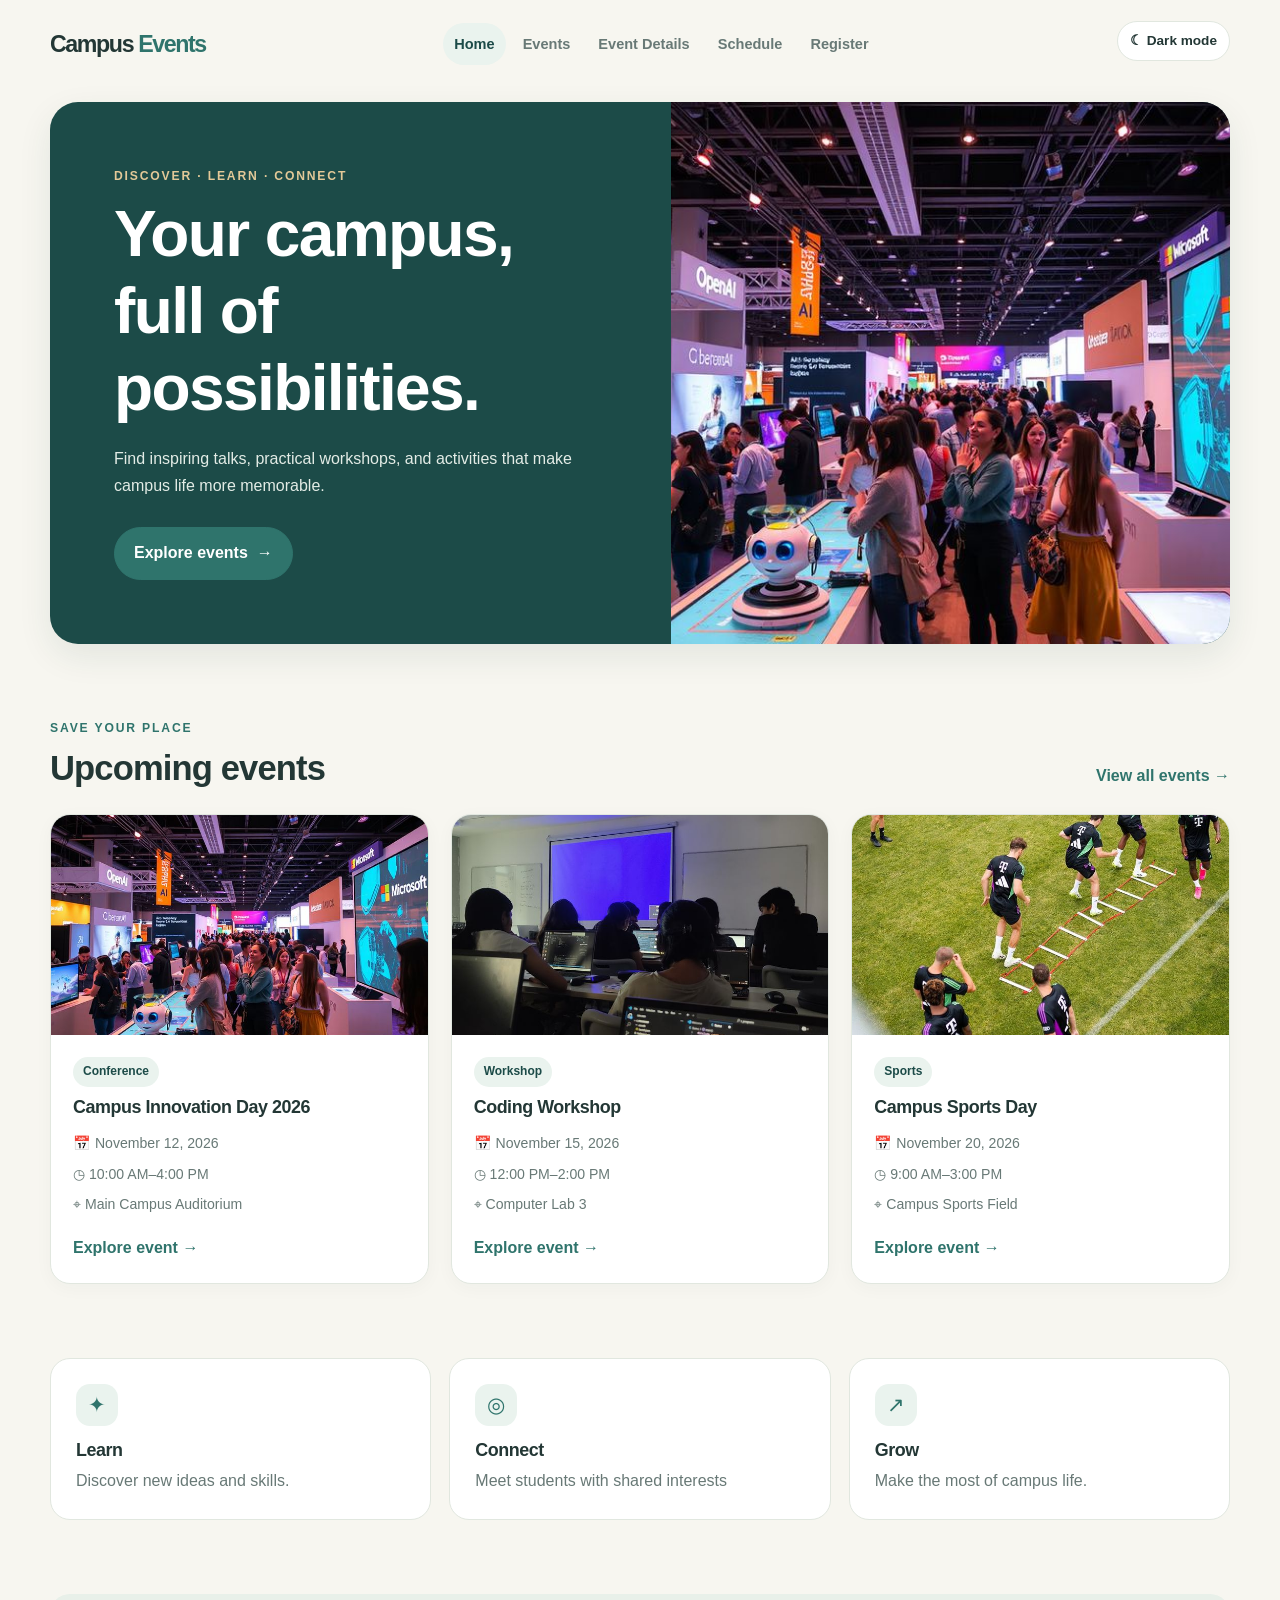
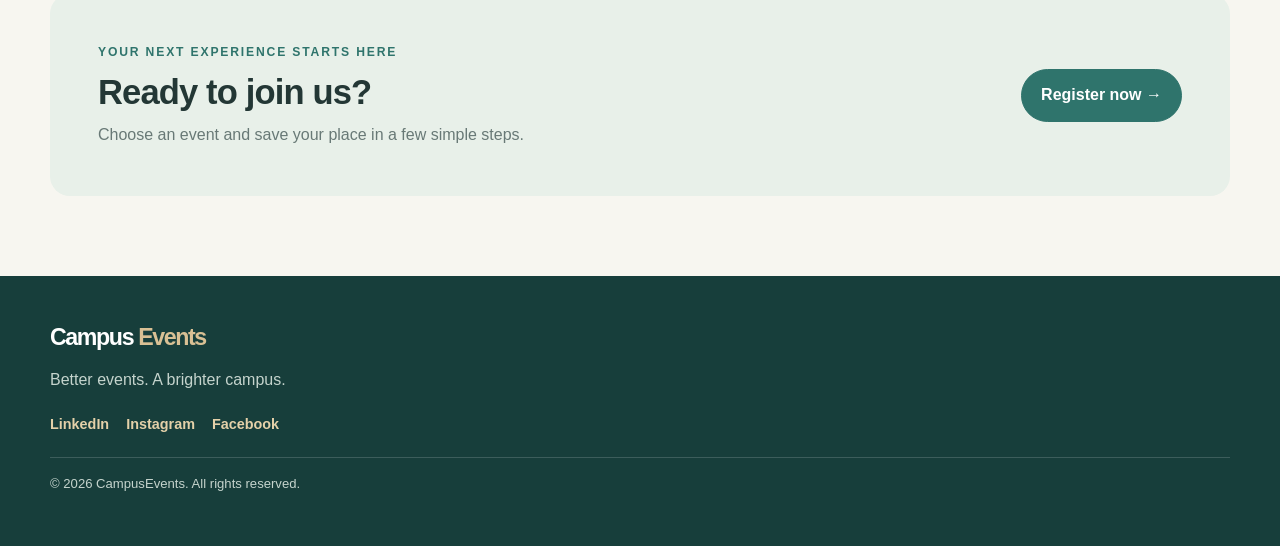
<file: index.html>
<!doctype html>
<html lang="en">
  <head>
    <meta charset="utf-8" />
    <meta name="viewport" content="width=device-width, initial-scale=1" />
    <meta
      name="description"
      content="Discover workshops, talks, and activities at CampusEvents."
    />
    <title>CampusEvents | Home</title>
    <link rel="stylesheet" href="style.css" />
  </head>

  <body>
    <input
      type="checkbox"
      id="theme-toggle"
      class="theme-checkbox"
      aria-label="Enable dark mode"
    />
    <div class="site-wrapper">
      <header class="site-header">
        <a class="site-logo" href="index.html">
          Campus
          <span>Events</span>
        </a>

        <nav class="main-nav" aria-label="Main navigation">
          <a href="index.html" aria-current="page">Home</a>
          <a href="events.html">Events</a>
          <a href="event-details.html">Event Details</a>
          <a href="schedule.html">Schedule</a>
          <a href="registration.html">Register</a>
        </nav>

        <label for="theme-toggle" class="theme-label">☾ Dark mode</label>
      </header>
      <main>
        <section class="hero">
          <div class="hero-copy">
            <p class="eyebrow">Discover · Learn · Connect</p>
            <h1>Your campus, full of possibilities.</h1>
            <p>
              Find inspiring talks, practical workshops, and activities that
              make campus life more memorable.
            </p>
            <a class="button" href="events.html">
              Explore events
              <span aria-hidden="true">→</span>
            </a>
          </div>
          <img
            src="assets/innovation-day.jpg"
            alt="Students attending a campus innovation presentation"
          />
        </section>

        <section class="section">
          <div class="section-heading">
            <div>
              <p class="eyebrow">Save your place</p>
              <h2>Upcoming events</h2>
            </div>
            <a class="text-link" href="events.html">View all events →</a>
          </div>

          <div class="events-grid">
            <article class="event-card">
              <img
                src="assets/innovation-day.jpg"
                alt="Innovation event presentation in the campus auditorium"
              />
              <div class="event-content">
                <span class="event-category">Conference</span>
                <h3>Campus Innovation Day 2026</h3>
                <p class="event-info">📅 November 12, 2026</p>
                <p class="event-info">◷ 10:00 AM–4:00 PM</p>
                <p class="event-info">⌖ Main Campus Auditorium</p>
                <a class="text-link" href="event-details.html">
                  Explore event →
                </a>
              </div>
            </article>

            <article class="event-card">
              <img
                src="assets/coding-workshop.jpg"
                alt="Students practicing programming during a coding workshop"
              />
              <div class="event-content">
                <span class="event-category">Workshop</span>
                <h3>Coding Workshop</h3>
                <p class="event-info">📅 November 15, 2026</p>
                <p class="event-info">◷ 12:00 PM–2:00 PM</p>
                <p class="event-info">⌖ Computer Lab 3</p>
                <a class="text-link" href="events.html">Explore event →</a>
              </div>
            </article>

            <article class="event-card">
              <img
                src="assets/sports-day.jpg"
                alt="Outdoor sports activities on a campus field"
              />
              <div class="event-content">
                <span class="event-category">Sports</span>
                <h3>Campus Sports Day</h3>
                <p class="event-info">📅 November 20, 2026</p>
                <p class="event-info">◷ 9:00 AM–3:00 PM</p>
                <p class="event-info">⌖ Campus Sports Field</p>
                <a class="text-link" href="events.html">Explore event →</a>
              </div>
            </article>
          </div>
        </section>
        <section class="values-strip" aria-label="Why attend">
          <div>
            <span class="value-icon">✦</span>
            <h3>Learn</h3>
            <p>Discover new ideas and skills.</p>
          </div>
          <div>
            <span class="value-icon">◎</span>
            <h3>Connect</h3>
            <p>Meet students with shared interests</p>
          </div>
          <div>
            <span class="value-icon">↗</span>
            <h3>Grow</h3>
            <p>Make the most of campus life.</p>
          </div>
        </section>
        <section class="cta-section">
          <div>
            <p class="eyebrow">Your next experience starts here</p>
            <h2>Ready to join us?</h2>
            <p>Choose an event and save your place in a few simple steps.</p>
          </div>
          <a class="button" href="registration.html">Register now →</a>
        </section>
      </main>
      <footer class="site-footer">
        <a class="site-logo footer-logo" href="index.html">
          Campus
          <span>Events</span>
        </a>
        <p>Better events. A brighter campus.</p>
        <div class="social-links">
          <a
            href="https://www.linkedin.com/"
            target="_blank"
            rel="noopener noreferrer"
            >LinkedIn</a
          >
          <a
            href="https://www.instagram.com/"
            target="_blank"
            rel="noopener noreferrer"
            >Instagram</a
          >
          <a
            href="https://www.facebook.com/"
            target="_blank"
            rel="noopener noreferrer"
            >Facebook</a
          >
        </div>
        <p class="copyright">© 2026 CampusEvents. All rights reserved.</p>
      </footer>
    </div>
  </body>
</html>
</file>
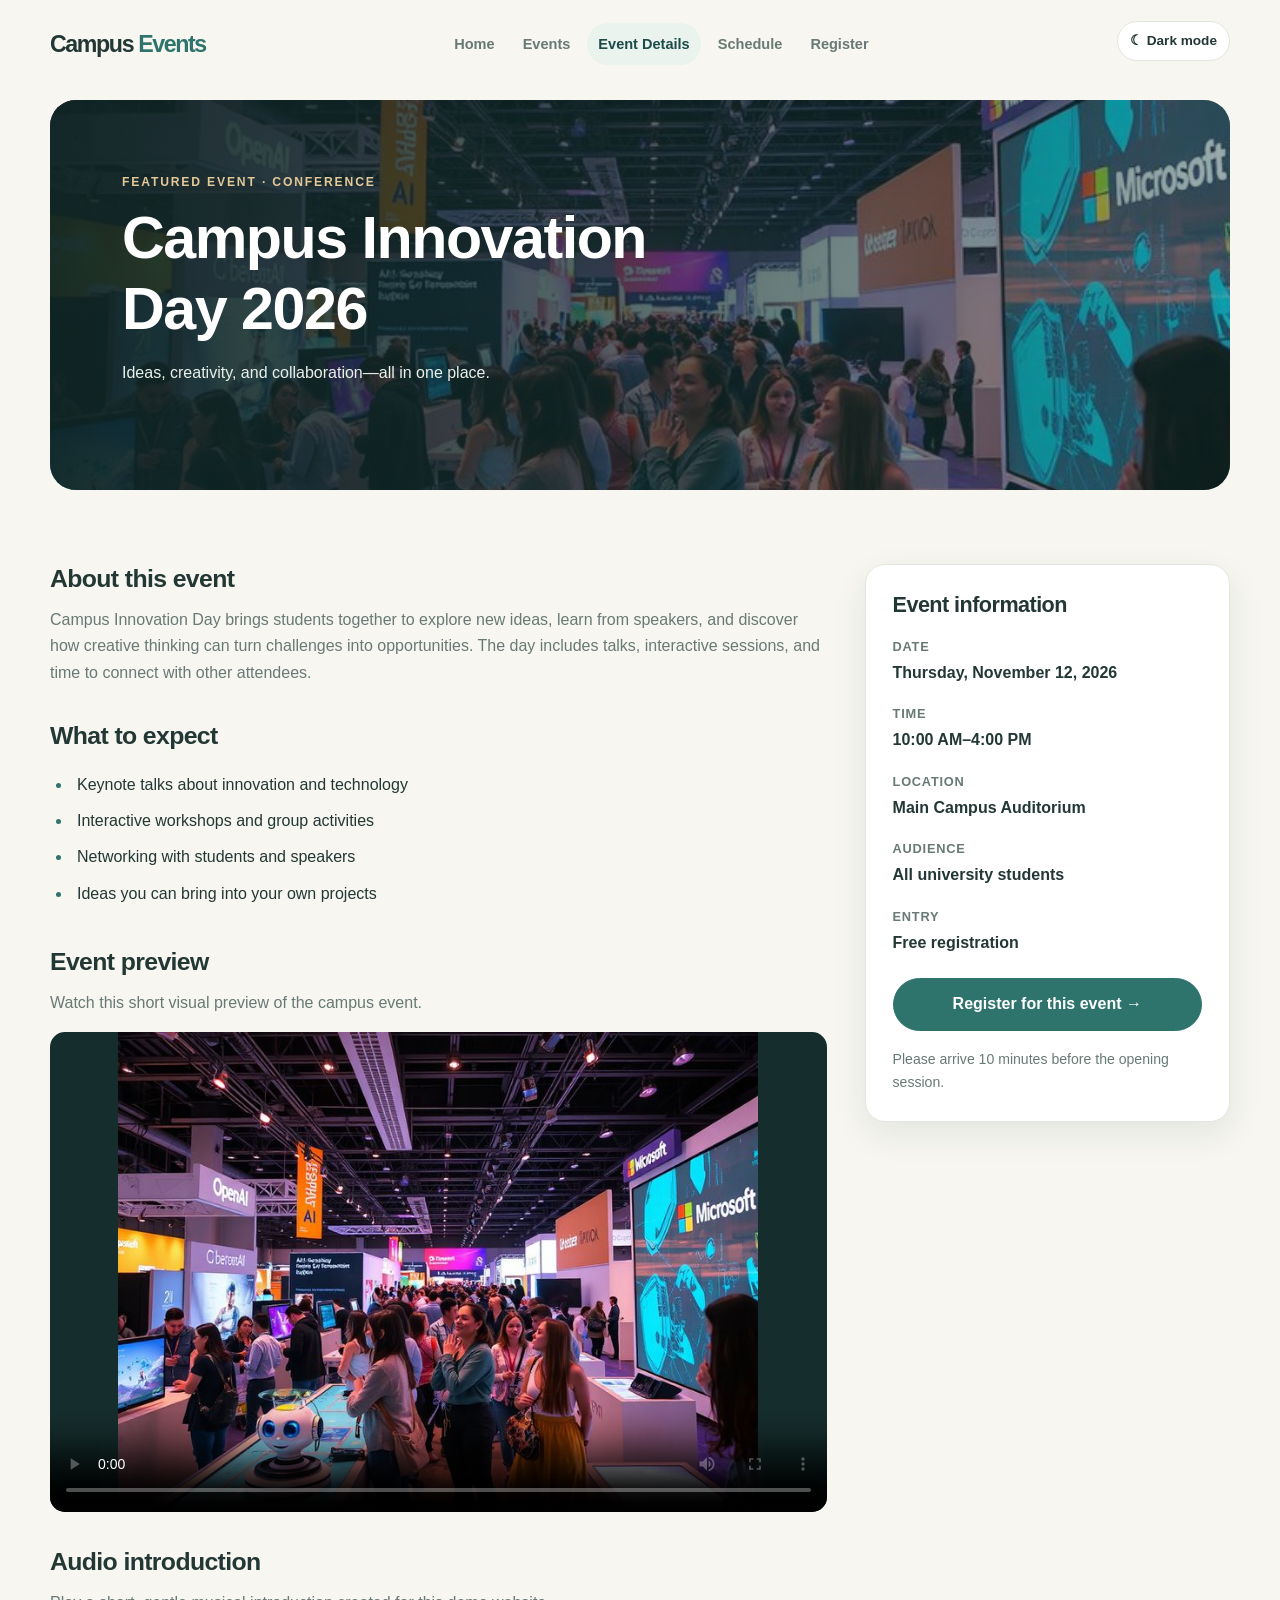
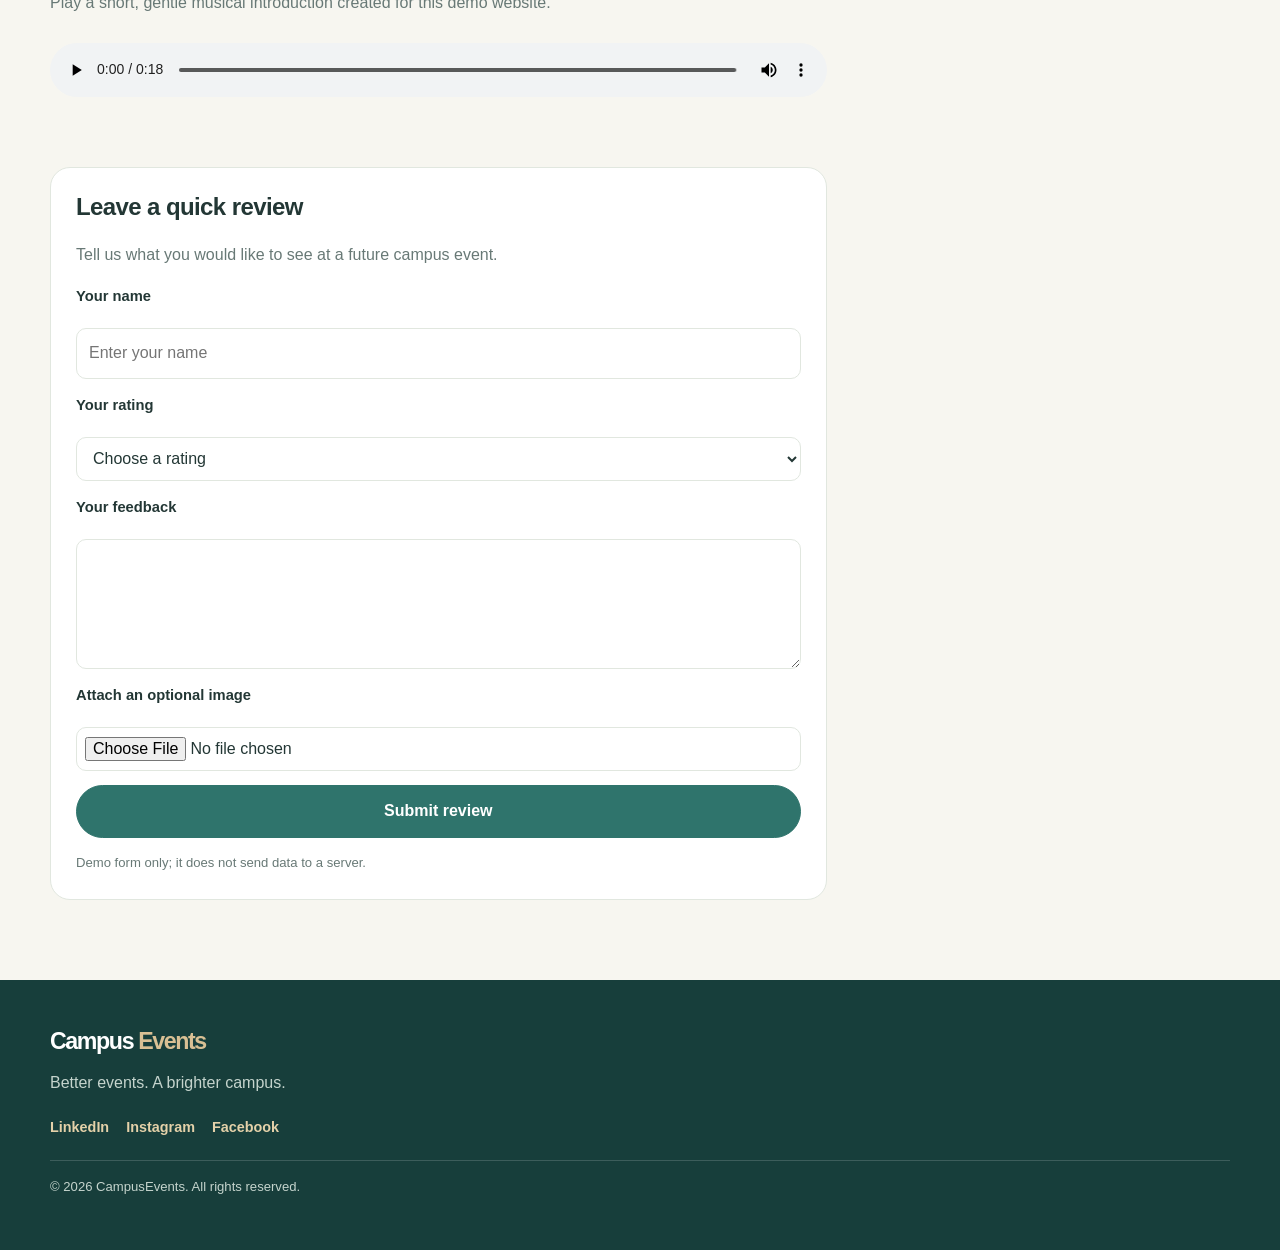
<file: event-details.html>
<!doctype html>
<html lang="en">
<head>
    <meta charset="utf-8">
    <meta name="viewport" content="width=device-width, initial-scale=1">
    <meta name="description" content="Details for Campus Innovation Day 2026.">
    <title>CampusEvents | Event Details</title>
    <link rel="stylesheet" href="style.css">
</head>

<body>
<input type="checkbox" id="theme-toggle" class="theme-checkbox" aria-label="Enable dark mode">
<div class="site-wrapper">
<header class="site-header">
    <a class="site-logo" href="index.html">
        Campus
        <span>Events</span>
    </a>
    <nav class="main-nav" aria-label="Main navigation">
        <a href="index.html">Home</a>
        <a href="events.html">Events</a>
        <a href="event-details.html" aria-current="page">Event Details</a>
        <a href="schedule.html">Schedule</a>
        <a href="registration.html">Register</a>
    </nav>
    <label for="theme-toggle" class="theme-label">☾ Dark mode</label>
</header>
<main>
<section class="detail-hero">
    <img src="assets/innovation-day.jpg" alt="Campus innovation presentation with students in the audience">
    <div class="detail-hero-overlay">
        <p class="eyebrow">Featured event · Conference</p>
        <h1>Campus Innovation Day 2026</h1>
        <p>Ideas, creativity, and collaboration—all in one place.</p>
    </div>
</section>
<section class="detail-layout section">
<article class="detail-main">
<h2>About this event</h2>
<p>Campus Innovation Day brings students together to explore new ideas, learn from speakers, and discover how creative thinking can turn challenges into opportunities. The day includes talks, interactive sessions, and time to connect with other attendees.</p>
<h2>What to expect</h2>
<ul class="check-list">
    <li>Keynote talks about innovation and technology</li>
    <li>Interactive workshops and group activities</li>
    <li>Networking with students and speakers</li>
    <li>Ideas you can bring into your own projects</li>
</ul>
<h2>Event preview</h2>
<p>Watch this short visual preview of the campus event.</p>
<video class="media-player" controls preload="metadata" poster="assets/innovation-day.jpg">
    <source src="assets/event-preview.mp4" type="video/mp4">Your browser does not support HTML video. You can still view the event image above.</video>
<h2>Audio introduction</h2>
<p>Play a short, gentle musical introduction created for this demo website.</p>
<audio class="audio-player" controls preload="metadata">
    <source src="assets/event-intro.wav" type="audio/wav">Your browser does not support HTML audio.</audio>
<section class="review-panel">
    <h2>Leave a quick review</h2>
    <p>Tell us what you would like to see at a future campus event.</p>
    <form action="#" method="get" class="review-form">
        <label for="review-name">Your name</label>
        <input id="review-name" name="review-name" type="text" placeholder="Enter your name" required>
        <label for="review-rating">Your rating</label>
        <select id="review-rating" name="rating" required>
            <option value="">Choose a rating</option>
            <option value="5">Excellent — 5/5</option>
            <option value="4">Very good — 4/5</option>
            option value="3">Good — 3/5</option>
            <option value="2">Fair — 2/5</option>
            <option value="1">Needs improvement — 1/5</option>

        </select>
        <label for="review-message">Your feedback</label>
        <textarea id="review-message" name="review-message" rows="4" placeholder="Write your thoughts..." required>
        </textarea>
        <label for="review-file">Attach an optional image</label>
        <input id="review-file" name="review-file" type="file" accept="image/*">
        <button class="button" type="submit">Submit review</button>
        <p class="form-help">Demo form only; it does not send data to a server.</p>
    </form>
</section>
</article>
<aside class="event-sidebar">
    <h2>Event information</h2>
    <dl><dt>Date</dt>
        <dd>Thursday, November 12, 2026</dd>
        <dt>Time</dt>
        <dd>10:00 AM–4:00 PM</dd>
        <dt>Location</dt>
        <dd>Main Campus Auditorium</dd>
        <dt>Audience</dt>
        <dd>All university students</dd>
        <dt>Entry</dt>
        <dd>Free registration</dd>
    </dl>
    <a class="button button-full" href="registration.html">Register for this event →</a>
    <p class="sidebar-note">Please arrive 10 minutes before the opening session.</p>
</aside>
</section>
</main>
<footer class="site-footer">
    <a class="site-logo footer-logo" href="index.html">
        Campus
        <span>Events</span>
    </a>
    <p>Better events. A brighter campus.</p>
    <div class="social-links"><a href="https://www.linkedin.com/" target="_blank" rel="noopener noreferrer">LinkedIn</a>
        <a href="https://www.instagram.com/" target="_blank" rel="noopener noreferrer">Instagram</a>
        <a href="https://www.facebook.com/" target="_blank" rel="noopener noreferrer">Facebook</a>
    </div>
    <p class="copyright">© 2026 CampusEvents. All rights reserved.</p>
</footer>
</div>
</body>
</html>
</file>
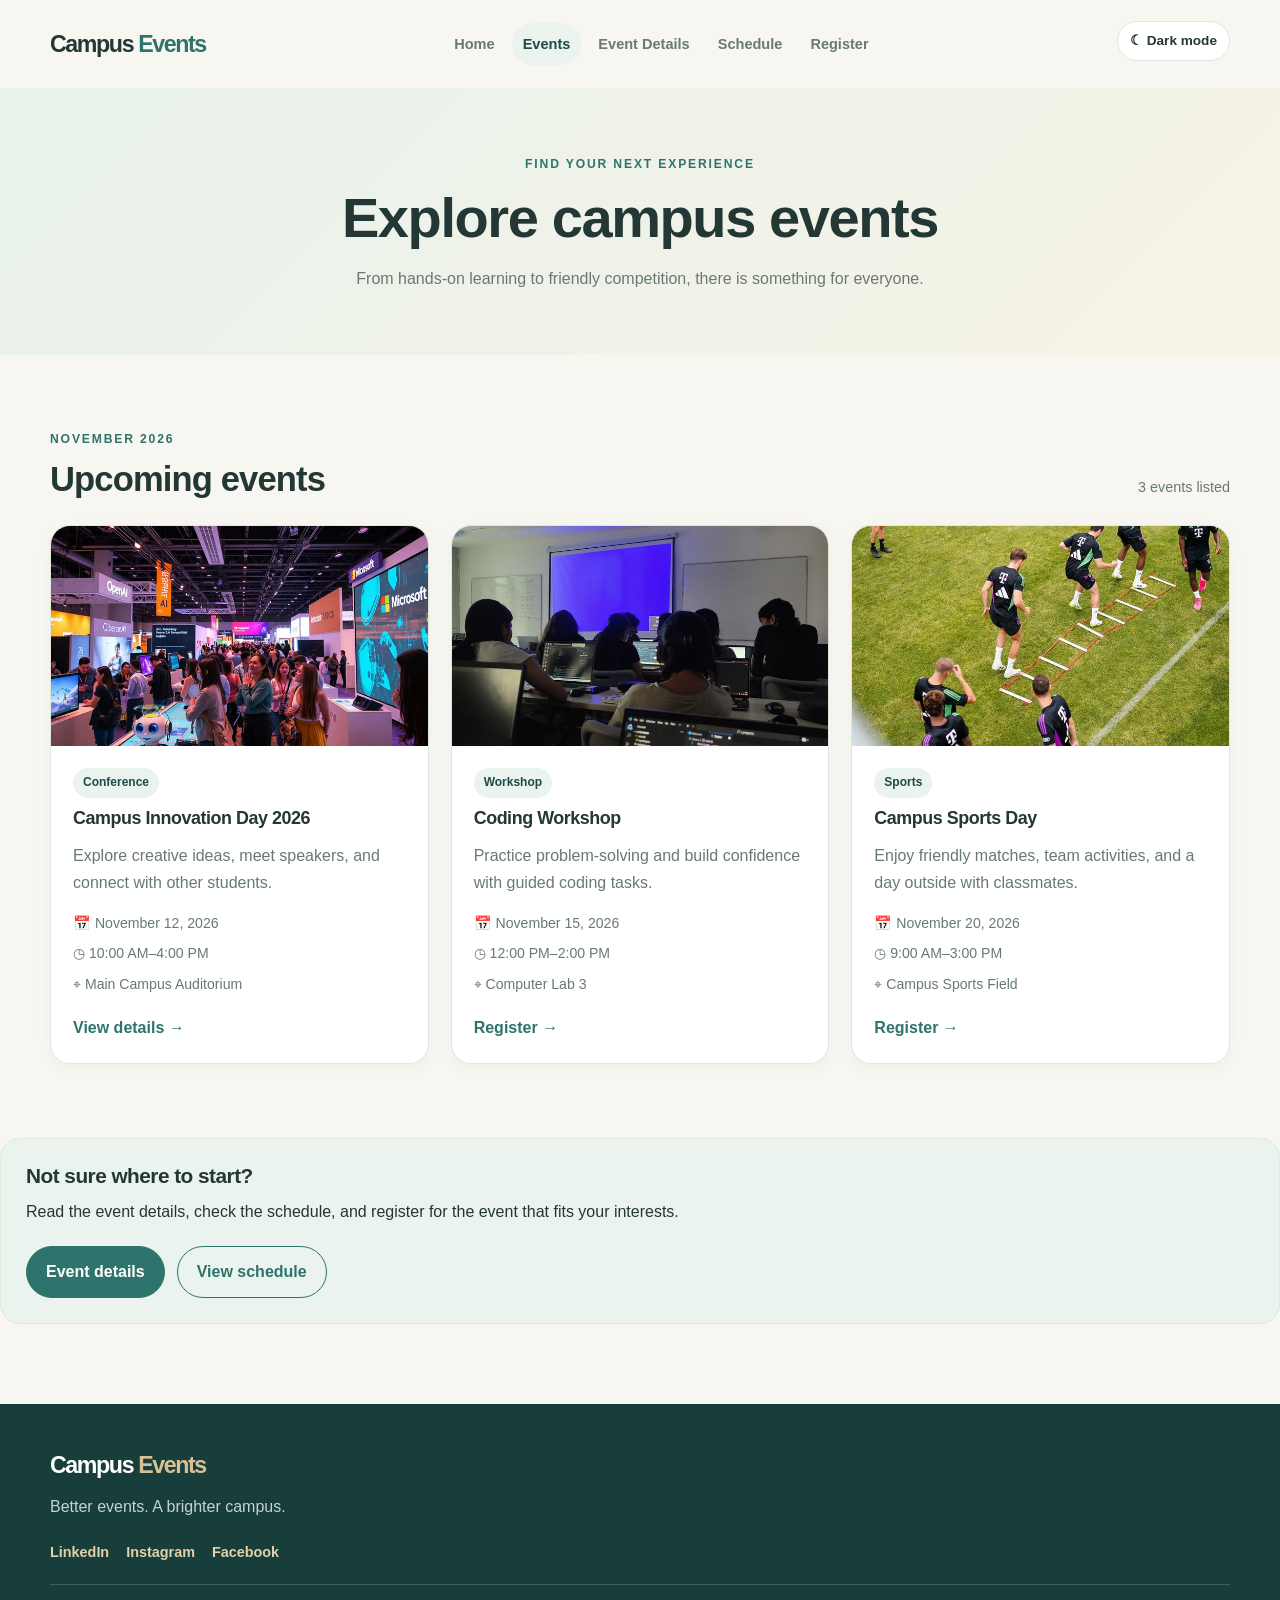
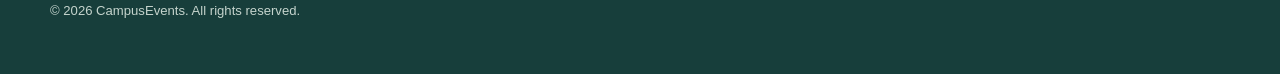
<file: events.html>
<!doctype html>
<html lang="en">
  <head>
    <meta charset="utf-8" />
    <meta name="viewport" content="width=device-width, initial-scale=1" />
    <meta name="description" content="Browse upcoming campus events." />
    <title>CampusEvents | Events</title>
    <link rel="stylesheet" href="style.css" />
  </head>

  <body>
    <input
      type="checkbox"
      id="theme-toggle"
      class="theme-checkbox"
      aria-label="Enable dark mode"
    />
    <div class="site-wrapper">
      <header class="site-header">
        <a class="site-logo" href="index.html">
          Campus
          <span>Events</span>
        </a>
        <nav class="main-nav" aria-label="Main navigation">
          <a href="index.html">Home</a>
          <a href="events.html" aria-current="page">Events</a>
          <a href="event-details.html">Event Details</a>
          <a href="schedule.html">Schedule</a>
          <a href="registration.html">Register</a>
        </nav>
        <label for="theme-toggle" class="theme-label">☾ Dark mode</label>
      </header>

      <main>
        <section class="page-hero">
          <p class="eyebrow">Find your next experience</p>
          <h1>Explore campus events</h1>
          <p>
            From hands-on learning to friendly competition, there is something
            for everyone.
          </p>
        </section>

        <section class="section">
          <div class="section-heading">
            <div>
              <p class="eyebrow">November 2026</p>
              <h2>Upcoming events</h2>
            </div>
            <span class="muted">3 events listed</span>
          </div>
          <div class="events-grid">
            <article class="event-card">
              <img
                src="assets/innovation-day.jpg"
                alt="Students at Campus Innovation Day"
              />
              <div class="event-content">
                <span class="event-category">Conference</span>
                <h3>Campus Innovation Day 2026</h3>
                <p>
                  Explore creative ideas, meet speakers, and connect with other
                  students.
                </p>
                <p class="event-info">📅 November 12, 2026</p>
                <p class="event-info">◷ 10:00 AM–4:00 PM</p>
                <p class="event-info">⌖ Main Campus Auditorium</p>
                <a class="text-link" href="event-details.html"
                  >View details →</a
                >
              </div>
            </article>
            <article class="event-card">
              <img
                src="assets/coding-workshop.jpg"
                alt="Students coding together in a computer lab"
              />
              <div class="event-content">
                <span class="event-category">Workshop</span>
                <h3>Coding Workshop</h3>
                <p>
                  Practice problem-solving and build confidence with guided
                  coding tasks.
                </p>
                <p class="event-info">📅 November 15, 2026</p>
                <p class="event-info">◷ 12:00 PM–2:00 PM</p>
                <p class="event-info">⌖ Computer Lab 3</p>
                <a class="text-link" href="registration.html">Register →</a>
              </div>
            </article>
            <article class="event-card">
              <img
                src="assets/sports-day.jpg"
                alt="Sports equipment on the campus field"
              />
              <div class="event-content">
                <span class="event-category">Sports</span>
                <h3>Campus Sports Day</h3>
                <p>
                  Enjoy friendly matches, team activities, and a day outside
                  with classmates.
                </p>
                <p class="event-info">📅 November 20, 2026</p>
                <p class="event-info">◷ 9:00 AM–3:00 PM</p>
                <p class="event-info">⌖ Campus Sports Field</p>
                <a class="text-link" href="registration.html">Register →</a>
              </div>
            </article>
          </div>
        </section>
        <section class="note-panel">
          <h2>Not sure where to start?</h2>
          <p>
            Read the event details, check the schedule, and register for the
            event that fits your interests.
          </p>
          <div class="button-row">
            <a class="button" href="event-details.html">Event details</a>
            <a class="button button-secondary" href="schedule.html"
              >View schedule</a
            >
          </div>
        </section>
      </main>
      <footer class="site-footer">
        <a class="site-logo footer-logo" href="index.html">
          Campus
          <span>Events</span>
        </a>
        <p>Better events. A brighter campus.</p>
        <div class="social-links">
          <a
            href="https://www.linkedin.com/"
            target="_blank"
            rel="noopener noreferrer"
            >LinkedIn</a
          >
          <a
            href="https://www.instagram.com/"
            target="_blank"
            rel="noopener noreferrer"
            >Instagram</a
          >
          <a
            href="https://www.facebook.com/"
            target="_blank"
            rel="noopener noreferrer"
            >Facebook</a
          >
        </div>
        <p class="copyright">© 2026 CampusEvents. All rights reserved.</p>
      </footer>
    </div>
  </body>
</html>
</file>
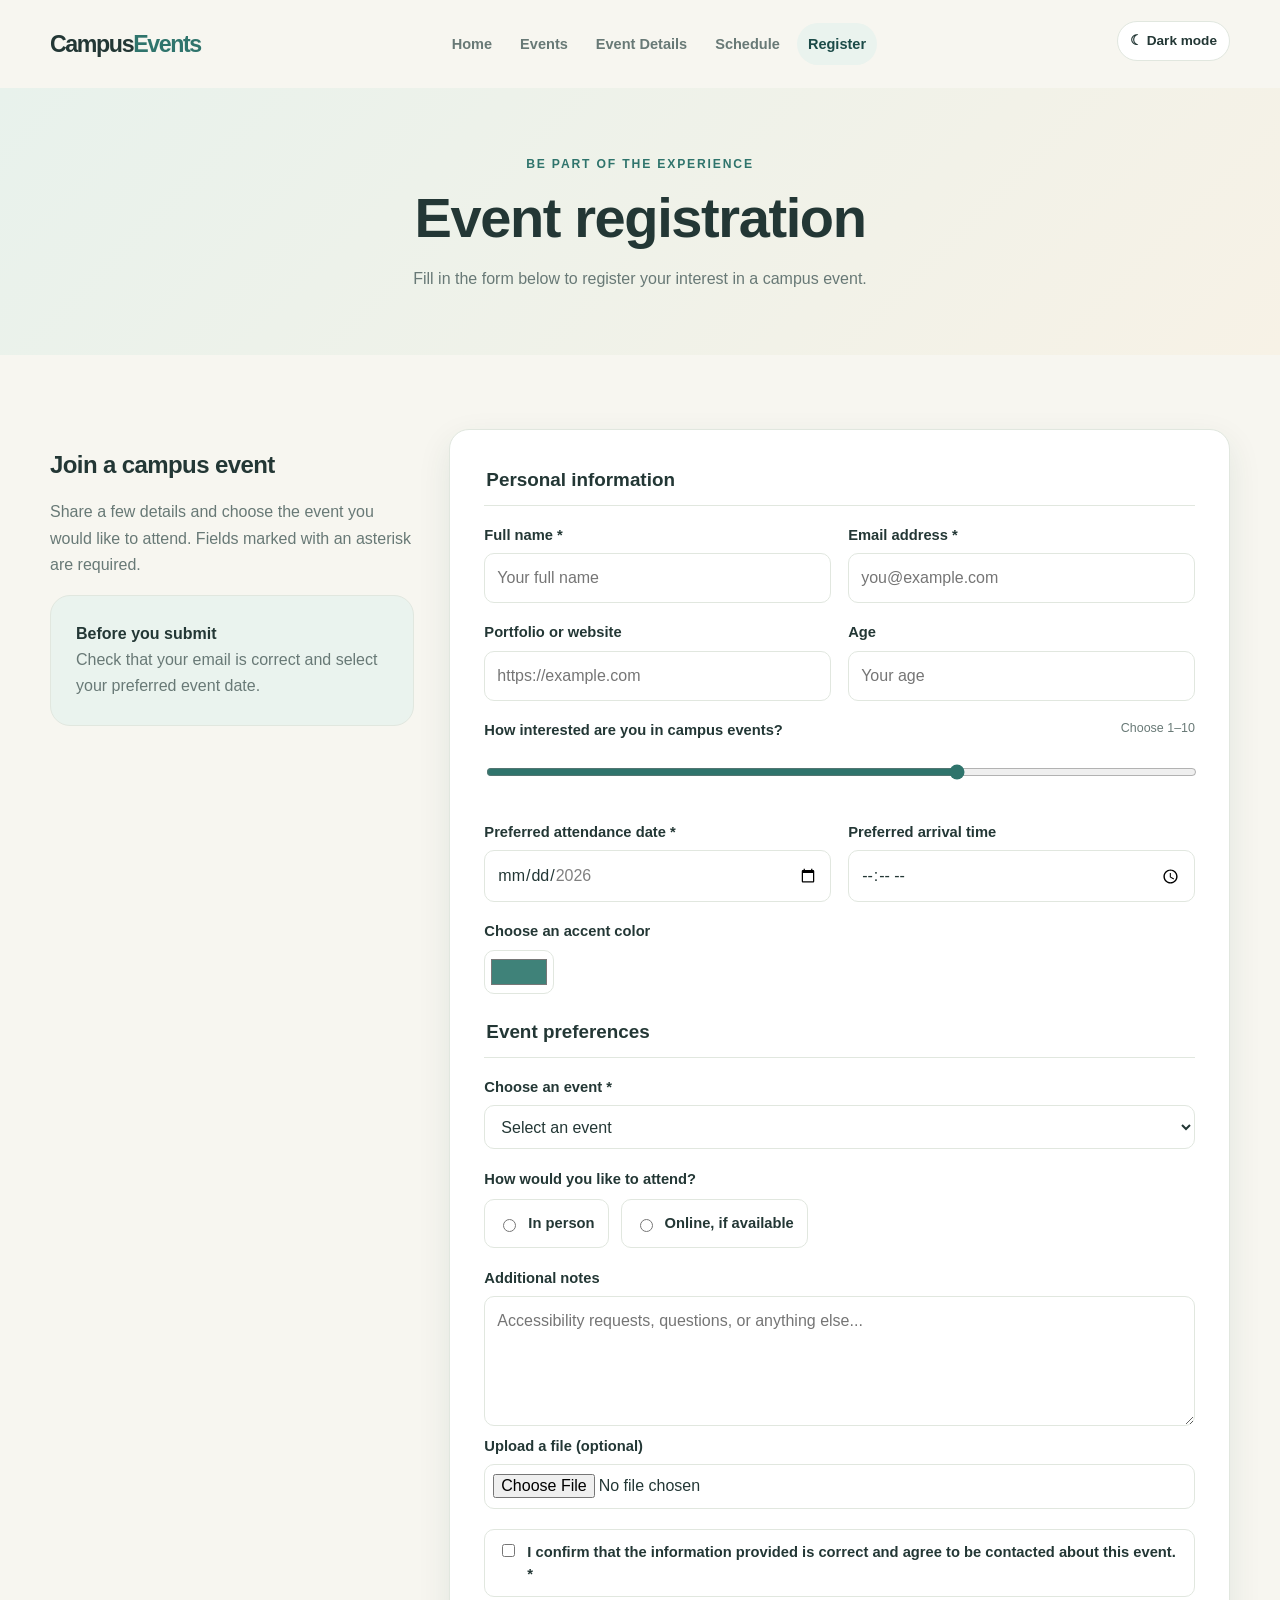
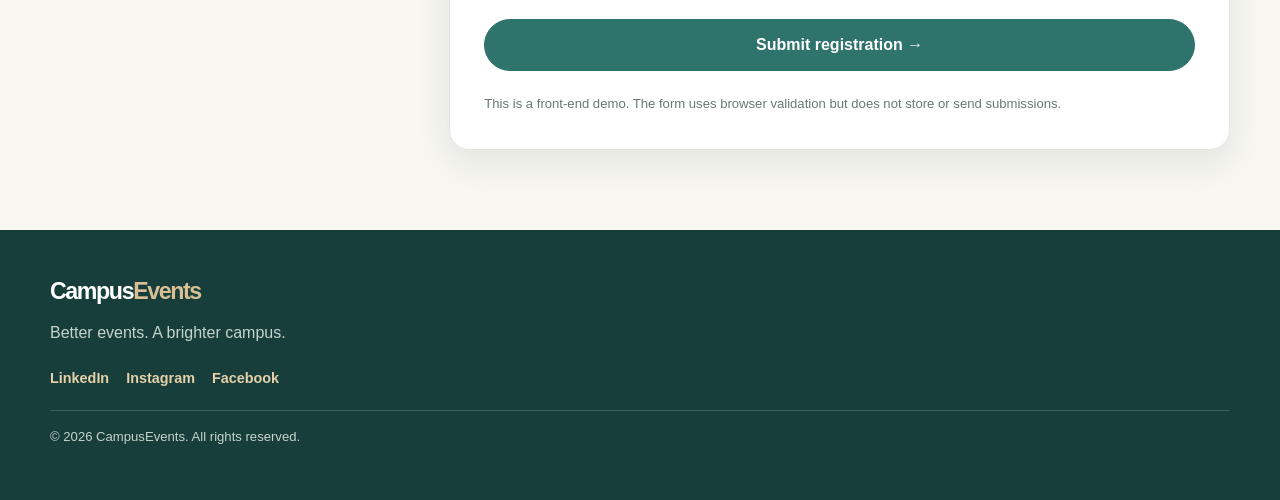
<file: registration.html>
<!doctype html>
<html lang="en">
  <head>
    <meta charset="utf-8" />
    <meta name="viewport" content="width=device-width, initial-scale=1" />
    <meta name="description" content="Register for a campus event." />
    <title>CampusEvents | Registration</title>
    <link rel="stylesheet" href="style.css" />
  </head>
  <body>
    <input
      type="checkbox"
      id="theme-toggle"
      class="theme-checkbox"
      aria-label="Enable dark mode"
    />
    <div class="site-wrapper">
      <header class="site-header">
        <a class="site-logo" href="index.html">Campus<span>Events</span></a>
        <nav class="main-nav" aria-label="Main navigation">
          <a href="index.html">Home</a><a href="events.html">Events</a
          ><a href="event-details.html">Event Details</a
          ><a href="schedule.html">Schedule</a
          ><a href="registration.html" aria-current="page">Register</a>
        </nav>
        <label for="theme-toggle" class="theme-label">☾ Dark mode</label>
      </header>
      <main>
        <section class="page-hero">
          <p class="eyebrow">Be part of the experience</p>
          <h1>Event registration</h1>
          <p>
            Fill in the form below to register your interest in a campus event.
          </p>
        </section>
        <section class="section registration-layout">
          <aside class="registration-intro">
            <h2>Join a campus event</h2>
            <p>
              Share a few details and choose the event you would like to attend.
              Fields marked with an asterisk are required.
            </p>
            <div class="note-panel">
              <strong>Before you submit</strong>
              <p>
                Check that your email is correct and select your preferred event
                date.
              </p>
            </div>
          </aside>
          <form
            class="registration-form"
            action="#"
            method="get"
            enctype="multipart/form-data"
          >
            <fieldset>
              <legend>Personal information</legend>
              <div class="form-grid">
                <div class="form-field">
                  <label for="full-name">Full name *</label
                  ><input
                    id="full-name"
                    name="full-name"
                    type="text"
                    placeholder="Your full name"
                    autocomplete="name"
                    required
                    minlength="2"
                  />
                </div>
                <div class="form-field">
                  <label for="email">Email address *</label
                  ><input
                    id="email"
                    name="email"
                    type="email"
                    placeholder="you@example.com"
                    autocomplete="email"
                    required
                  />
                </div>
                <div class="form-field">
                  <label for="portfolio">Portfolio or website</label
                  ><input
                    id="portfolio"
                    name="portfolio"
                    type="url"
                    placeholder="https://example.com"
                  />
                </div>
                <div class="form-field">
                  <label for="age">Age</label
                  ><input
                    id="age"
                    name="age"
                    type="number"
                    min="16"
                    max="100"
                    placeholder="Your age"
                  />
                </div>
                <div class="form-field full-width">
                  <label for="interest"
                    >How interested are you in campus events?
                    <output>Choose 1–10</output></label
                  ><input
                    id="interest"
                    name="interest"
                    type="range"
                    min="1"
                    max="10"
                    value="7"
                  />
                </div>
                <div class="form-field">
                  <label for="preferred-date">Preferred attendance date *</label
                  ><input
                    id="preferred-date"
                    name="preferred-date"
                    type="date"
                    min="2026-10-19"
                    max="2026-12-31"
                    required
                  />
                </div>
                <div class="form-field">
                  <label for="arrival-time">Preferred arrival time</label
                  ><input id="arrival-time" name="arrival-time" type="time" />
                </div>
                <div class="form-field">
                  <label for="favorite-color">Choose an accent color</label
                  ><input
                    id="favorite-color"
                    name="favorite-color"
                    type="color"
                    value="#3f8279"
                  />
                </div>
              </div>
            </fieldset>
            <fieldset>
              <legend>Event preferences</legend>
              <div class="form-field">
                <label for="event-choice">Choose an event *</label
                ><select id="event-choice" name="event-choice" required>
                  <option value="">Select an event</option>
                  <option value="innovation-day">
                    Campus Innovation Day — November 12
                  </option>
                  <option value="coding-workshop">
                    Coding Workshop — November 15
                  </option>
                  <option value="sports-day">
                    Campus Sports Day — November 20
                  </option>
                </select>
              </div>
              <p class="group-label">How would you like to attend?</p>
              <div class="choice-row">
                <label class="choice"
                  ><input
                    type="radio"
                    name="attendance"
                    value="in-person"
                    required
                  />
                  In person</label
                ><label class="choice"
                  ><input type="radio" name="attendance" value="online" />
                  Online, if available</label
                >
              </div>
              <div class="form-field">
                <label for="notes">Additional notes</label
                ><textarea
                  id="notes"
                  name="notes"
                  rows="4"
                  placeholder="Accessibility requests, questions, or anything else..."
                ></textarea>
              </div>
              <div class="form-field">
                <label for="attachment">Upload a file (optional)</label
                ><input
                  id="attachment"
                  name="attachment"
                  type="file"
                  accept=".pdf,.jpg,.jpeg,.png"
                />
              </div>
              <label class="choice consent"
                ><input type="checkbox" name="consent" required /> I confirm
                that the information provided is correct and agree to be
                contacted about this event. *</label
              >
            </fieldset>
            <button class="button button-full" type="submit">
              Submit registration →
            </button>
            <p class="form-help">
              This is a front-end demo. The form uses browser validation but
              does not store or send submissions.
            </p>
          </form>
        </section>
      </main>
      <footer class="site-footer">
        <a class="site-logo footer-logo" href="index.html"
          >Campus<span>Events</span></a
        >
        <p>Better events. A brighter campus.</p>
        <div class="social-links">
          <a
            href="https://www.linkedin.com/"
            target="_blank"
            rel="noopener noreferrer"
            >LinkedIn</a
          ><a
            href="https://www.instagram.com/"
            target="_blank"
            rel="noopener noreferrer"
            >Instagram</a
          ><a
            href="https://www.facebook.com/"
            target="_blank"
            rel="noopener noreferrer"
            >Facebook</a
          >
        </div>
        <p class="copyright">© 2026 CampusEvents. All rights reserved.</p>
      </footer>
    </div>
  </body>
</html>
</file>
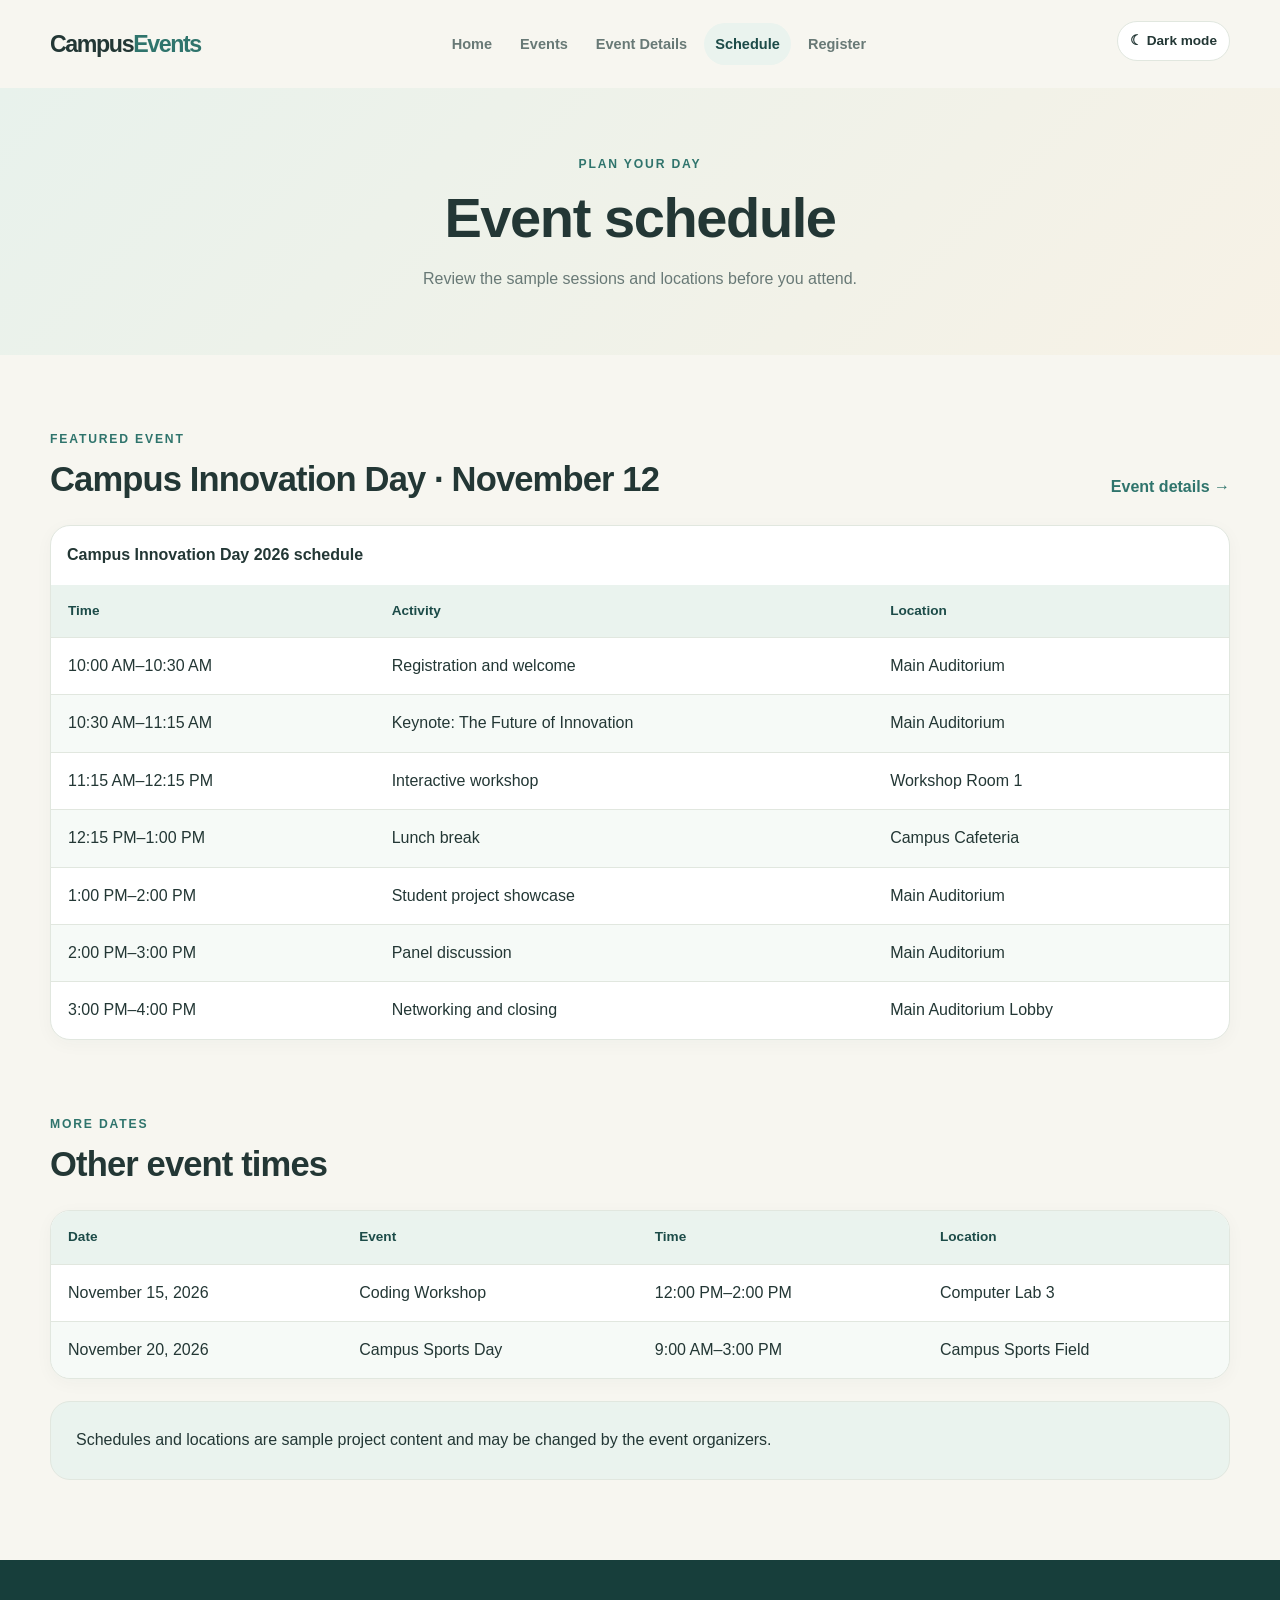
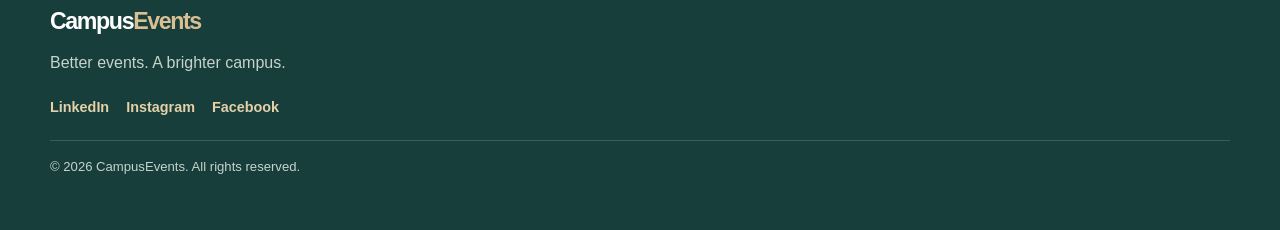
<file: schedule.html>
<!doctype html>
<html lang="en">
  <head>
    <meta charset="utf-8" />
    <meta name="viewport" content="width=device-width, initial-scale=1" />
    <meta name="description" content="Campus event schedule." />
    <title>CampusEvents | Schedule</title>
    <link rel="stylesheet" href="style.css" />
  </head>
  <body>
    <input
      type="checkbox"
      id="theme-toggle"
      class="theme-checkbox"
      aria-label="Enable dark mode"
    />
    <div class="site-wrapper">
      <header class="site-header">
        <a class="site-logo" href="index.html">Campus<span>Events</span></a>
        <nav class="main-nav" aria-label="Main navigation">
          <a href="index.html">Home</a><a href="events.html">Events</a
          ><a href="event-details.html">Event Details</a
          ><a href="schedule.html" aria-current="page">Schedule</a
          ><a href="registration.html">Register</a>
        </nav>
        <label for="theme-toggle" class="theme-label">☾ Dark mode</label>
      </header>
      <main>
        <section class="page-hero">
          <p class="eyebrow">Plan your day</p>
          <h1>Event schedule</h1>
          <p>Review the sample sessions and locations before you attend.</p>
        </section>
        <section class="section">
          <div class="section-heading">
            <div>
              <p class="eyebrow">Featured event</p>
              <h2>Campus Innovation Day · November 12</h2>
            </div>
            <a class="text-link" href="event-details.html">Event details →</a>
          </div>
          <div class="table-wrapper">
            <table class="schedule-table">
              <caption>
                Campus Innovation Day 2026 schedule
              </caption>
              <thead>
                <tr>
                  <th scope="col">Time</th>
                  <th scope="col">Activity</th>
                  <th scope="col">Location</th>
                </tr>
              </thead>
              <tbody>
                <tr>
                  <td>10:00 AM–10:30 AM</td>
                  <td>Registration and welcome</td>
                  <td>Main Auditorium</td>
                </tr>
                <tr>
                  <td>10:30 AM–11:15 AM</td>
                  <td>Keynote: The Future of Innovation</td>
                  <td>Main Auditorium</td>
                </tr>
                <tr>
                  <td>11:15 AM–12:15 PM</td>
                  <td>Interactive workshop</td>
                  <td>Workshop Room 1</td>
                </tr>
                <tr>
                  <td>12:15 PM–1:00 PM</td>
                  <td>Lunch break</td>
                  <td>Campus Cafeteria</td>
                </tr>
                <tr>
                  <td>1:00 PM–2:00 PM</td>
                  <td>Student project showcase</td>
                  <td>Main Auditorium</td>
                </tr>
                <tr>
                  <td>2:00 PM–3:00 PM</td>
                  <td>Panel discussion</td>
                  <td>Main Auditorium</td>
                </tr>
                <tr>
                  <td>3:00 PM–4:00 PM</td>
                  <td>Networking and closing</td>
                  <td>Main Auditorium Lobby</td>
                </tr>
              </tbody>
            </table>
          </div>
        </section>
        <section class="section">
          <div class="section-heading">
            <div>
              <p class="eyebrow">More dates</p>
              <h2>Other event times</h2>
            </div>
          </div>
          <div class="table-wrapper">
            <table class="schedule-table">
              <thead>
                <tr>
                  <th scope="col">Date</th>
                  <th scope="col">Event</th>
                  <th scope="col">Time</th>
                  <th scope="col">Location</th>
                </tr>
              </thead>
              <tbody>
                <tr>
                  <td>November 15, 2026</td>
                  <td>Coding Workshop</td>
                  <td>12:00 PM–2:00 PM</td>
                  <td>Computer Lab 3</td>
                </tr>
                <tr>
                  <td>November 20, 2026</td>
                  <td>Campus Sports Day</td>
                  <td>9:00 AM–3:00 PM</td>
                  <td>Campus Sports Field</td>
                </tr>
              </tbody>
            </table>
          </div>
          <p class="note-panel compact-note">
            Schedules and locations are sample project content and may be
            changed by the event organizers.
          </p>
        </section>
      </main>
      <footer class="site-footer">
        <a class="site-logo footer-logo" href="index.html"
          >Campus<span>Events</span></a
        >
        <p>Better events. A brighter campus.</p>
        <div class="social-links">
          <a
            href="https://www.linkedin.com/"
            target="_blank"
            rel="noopener noreferrer"
            >LinkedIn</a
          ><a
            href="https://www.instagram.com/"
            target="_blank"
            rel="noopener noreferrer"
            >Instagram</a
          ><a
            href="https://www.facebook.com/"
            target="_blank"
            rel="noopener noreferrer"
            >Facebook</a
          >
        </div>
        <p class="copyright">© 2026 CampusEvents. All rights reserved.</p>
      </footer>
    </div>
  </body>
</html>
</file>
<file: style.css>
/* CampusEvents — shared stylesheet */
/* CSS variables keep the theme consistent across all five pages. */
:root {
  color-scheme: light;
  --color-primary: #2f746c;
  --color-primary-dark: #1c4b48;
  --color-accent: #d8b98a;
  --color-background: #f7f6f0;
  --color-surface: #ffffff;
  --color-text: #233735;
  --color-muted: #687976;
  --color-border: #e1e7df;
  --color-soft: #eaf3ee;
  --shadow-soft: 0 12px 34px rgba(27, 63, 56, 0.09);
  --radius: 20px;
}
* {
  box-sizing: border-box;
}
html {
  scroll-behavior: smooth;
}
body {
  margin: 0;
  font-family: Inter, "Segoe UI", Arial, sans-serif;
  background: var(--color-background);
  color: var(--color-text);
  line-height: 1.65;
}
img,
video {
  display: block;
  max-width: 100%;
}
a {
  color: var(--color-primary);
}
a:focus-visible,
button:focus-visible,
input:focus-visible,
select:focus-visible,
textarea:focus-visible,
label:focus-visible {
  outline: 3px solid var(--color-accent);
  outline-offset: 3px;
}
h1,
h2,
h3,
p {
  margin-top: 0;
}
h1,
h2,
h3 {
  line-height: 1.2;
  letter-spacing: -0.025em;
}
h1 {
  font-size: clamp(2.25rem, 5vw, 4.25rem);
}
h2 {
  font-size: clamp(1.55rem, 2.7vw, 2.2rem);
}
h3 {
  font-size: 1.12rem;
}
.site-wrapper {
  min-height: 100vh;
  background: var(--color-background);
  color: var(--color-text);
  transition:
    background 0.25s ease,
    color 0.25s ease;
}
.site-header {
  width: min(1180px, calc(100% - 40px));
  margin: 0 auto;
  min-height: 88px;
  display: flex;
  align-items: center;
  justify-content: space-between;
  gap: 24px;
  padding: 16px 0;
}
.site-logo {
  color: var(--color-text);
  text-decoration: none;
  font-size: 1.45rem;
  font-weight: 850;
  letter-spacing: -0.06em;
  white-space: nowrap;
}
.site-logo span {
  color: var(--color-primary);
}
.main-nav {
  display: flex;
  flex-wrap: wrap;
  justify-content: center;
  align-items: center;
  gap: 6px;
}
.main-nav a {
  text-decoration: none;
  color: var(--color-muted);
  font-size: 0.91rem;
  font-weight: 650;
  padding: 9px 11px;
  border-radius: 999px;
  transition:
    color 0.2s ease,
    background 0.2s ease;
}
.main-nav a:hover,
.main-nav a[aria-current="page"] {
  color: var(--color-primary-dark);
  background: var(--color-soft);
}
.theme-checkbox {
  position: absolute;
  width: 1px;
  height: 1px;
  margin: -1px;
  padding: 0;
  overflow: hidden;
  clip-path: inset(50%);
  white-space: nowrap;
  border: 0;
}
.theme-label {
  display: inline-flex;
  align-items: center;
  justify-content: center;
  gap: 6px;
  border: 1px solid var(--color-border);
  border-radius: 999px;
  padding: 8px 12px;
  background: var(--color-surface);
  color: var(--color-text);
  cursor: pointer;
  font-size: 0.85rem;
  font-weight: 700;
  white-space: nowrap;
}
.theme-label:hover {
  border-color: var(--color-primary);
}
.theme-checkbox:focus-visible ~ .site-wrapper .theme-label {
  outline: 3px solid var(--color-accent);
  outline-offset: 3px;
}
.hero {
  width: min(1180px, calc(100% - 40px));
  margin: 14px auto 0;
  display: grid;
  grid-template-columns: 1fr 0.9fr;
  align-items: stretch;
  overflow: hidden;
  border-radius: 28px;
  background: var(--color-primary-dark);
  color: #fff;
  box-shadow: var(--shadow-soft);
}
.hero-copy {
  padding: clamp(30px, 5vw, 68px);
  align-self: center;
}
.hero h1 {
  max-width: 650px;
  margin-bottom: 20px;
}
.hero-copy > p:not(.eyebrow) {
  color: #e3ece6;
  max-width: 510px;
  margin-bottom: 28px;
}
.hero img {
  width: 100%;
  height: 100%;
  min-height: 390px;
  object-fit: cover;
}
.eyebrow {
  margin-bottom: 10px;
  text-transform: uppercase;
  letter-spacing: 0.15em;
  font-size: 0.76rem;
  font-weight: 800;
  color: var(--color-primary);
}
.hero .eyebrow,
.detail-hero .eyebrow {
  color: #e3c998;
}
.button {
  display: inline-flex;
  align-items: center;
  justify-content: center;
  gap: 9px;
  border: 1px solid var(--color-primary);
  border-radius: 999px;
  padding: 12px 19px;
  background: var(--color-primary);
  color: #fff;
  font: inherit;
  font-weight: 750;
  text-decoration: none;
  cursor: pointer;
  transition:
    transform 0.2s ease,
    background 0.2s ease,
    box-shadow 0.2s ease;
}
.button:hover {
  background: var(--color-primary-dark);
  border-color: var(--color-primary-dark);
  transform: translateY(-2px);
  box-shadow: var(--shadow-soft);
}
.button-secondary {
  background: transparent;
  color: var(--color-primary);
}
.button-secondary:hover {
  color: #fff;
}
.button-full {
  width: 100%;
}
.section {
  width: min(1180px, calc(100% - 40px));
  margin: 74px auto;
}
.section-heading {
  display: flex;
  align-items: end;
  justify-content: space-between;
  gap: 20px;
  margin-bottom: 25px;
}
.section-heading h2 {
  margin-bottom: 0;
}
.text-link {
  color: var(--color-primary);
  font-weight: 800;
  text-decoration: none;
  white-space: nowrap;
}
.text-link:hover {
  text-decoration: underline;
  text-underline-offset: 4px;
}
.events-grid {
  display: grid;
  grid-template-columns: repeat(3, minmax(0, 1fr));
  gap: 22px;
}
.event-card {
  overflow: hidden;
  border: 1px solid var(--color-border);
  border-radius: var(--radius);
  background: var(--color-surface);
  box-shadow: 0 4px 18px rgba(27, 63, 56, 0.035);
  transition:
    transform 0.22s ease,
    box-shadow 0.22s ease;
}
.event-card:hover {
  transform: translateY(-5px);
  box-shadow: var(--shadow-soft);
}
.event-card > img {
  width: 100%;
  height: 220px;
  object-fit: cover;
}
.event-content {
  padding: 22px;
}
.event-content h3 {
  margin: 10px 0 14px;
}
.event-content > p:not(.event-info) {
  color: var(--color-muted);
}
.event-category {
  display: inline-block;
  padding: 5px 10px;
  border-radius: 999px;
  background: var(--color-soft);
  color: var(--color-primary-dark);
  font-size: 0.75rem;
  font-weight: 800;
}
.event-info {
  margin: 7px 0;
  color: var(--color-muted);
  font-size: 0.88rem;
}
.event-content .text-link {
  display: inline-block;
  margin-top: 12px;
}
.values-strip {
  width: min(1180px, calc(100% - 40px));
  margin: 0 auto;
  display: grid;
  grid-template-columns: repeat(3, 1fr);
  gap: 18px;
}
.values-strip > div {
  padding: 25px;
  border-radius: var(--radius);
  background: var(--color-surface);
  border: 1px solid var(--color-border);
}
.value-icon {
  display: inline-grid;
  place-items: center;
  width: 42px;
  height: 42px;
  margin-bottom: 14px;
  border-radius: 14px;
  background: var(--color-soft);
  color: var(--color-primary);
  font-size: 1.3rem;
}
.values-strip h3 {
  margin-bottom: 6px;
}
.values-strip p {
  color: var(--color-muted);
  margin-bottom: 0;
}
.cta-section {
  width: min(1180px, calc(100% - 40px));
  margin: 74px auto;
  padding: clamp(26px, 4vw, 48px);
  display: flex;
  align-items: center;
  justify-content: space-between;
  gap: 24px;
  border-radius: var(--radius);
  background: #e8f0e9;
}
.cta-section h2 {
  margin-bottom: 8px;
}
.cta-section p:last-child {
  color: var(--color-muted);
  margin-bottom: 0;
}
.page-hero {
  padding: 66px 20px 62px;
  text-align: center;
  background: linear-gradient(135deg, #e8f2ec, #f7f2e6);
}
.page-hero h1 {
  margin: 0 auto 15px;
  font-size: clamp(2.2rem, 5vw, 3.5rem);
}
.page-hero > p:last-child {
  max-width: 660px;
  margin: 0 auto;
  color: var(--color-muted);
}
.muted {
  color: var(--color-muted);
  font-size: 0.9rem;
}
.note-panel {
  padding: 25px;
  border: 1px solid var(--color-border);
  border-radius: var(--radius);
  background: var(--color-soft);
}
.note-panel h2 {
  font-size: 1.3rem;
  margin-bottom: 10px;
}
.note-panel p {
  margin-bottom: 0;
}
.button-row {
  display: flex;
  flex-wrap: wrap;
  gap: 12px;
  margin-top: 20px;
}
.compact-note {
  margin-top: 22px;
}
.detail-hero {
  position: relative;
  width: min(1180px, calc(100% - 40px));
  margin: 12px auto 0;
  min-height: 390px;
  overflow: hidden;
  border-radius: 26px;
  background: var(--color-primary-dark);
}
.detail-hero > img {
  position: absolute;
  inset: 0;
  width: 100%;
  height: 100%;
  object-fit: cover;
  opacity: 0.62;
}
.detail-hero::after {
  content: "";
  position: absolute;
  inset: 0;
  background: linear-gradient(
    90deg,
    rgba(14, 36, 35, 0.93),
    rgba(14, 36, 35, 0.08)
  );
}
.detail-hero-overlay {
  position: relative;
  z-index: 1;
  max-width: 730px;
  padding: clamp(32px, 6vw, 72px);
  color: #fff;
}
.detail-hero-overlay h1 {
  margin-bottom: 16px;
  font-size: clamp(2.1rem, 5vw, 3.7rem);
}
.detail-hero-overlay p:last-child {
  color: #eaf0ea;
}
.detail-layout {
  display: grid;
  grid-template-columns: minmax(0, 1.7fr) minmax(260px, 0.8fr);
  gap: 38px;
  align-items: start;
}
.detail-main > h2 {
  margin: 35px 0 13px;
  font-size: 1.55rem;
}
.detail-main > h2:first-child {
  margin-top: 0;
}
.detail-main p {
  color: var(--color-muted);
}
.check-list {
  padding-left: 22px;
}
.check-list li {
  padding: 5px 0 5px 5px;
}
.check-list li::marker {
  color: var(--color-primary);
}
.event-sidebar {
  position: sticky;
  top: 20px;
  padding: 27px;
  border: 1px solid var(--color-border);
  border-radius: var(--radius);
  background: var(--color-surface);
  box-shadow: var(--shadow-soft);
}
.event-sidebar h2 {
  font-size: 1.35rem;
}
.event-sidebar dl {
  margin: 0 0 22px;
}
.event-sidebar dt {
  margin-top: 17px;
  color: var(--color-muted);
  font-size: 0.8rem;
  font-weight: 800;
  text-transform: uppercase;
  letter-spacing: 0.06em;
}
.event-sidebar dd {
  margin: 3px 0 0;
  font-weight: 700;
}
.sidebar-note {
  margin: 17px 0 0;
  color: var(--color-muted);
  font-size: 0.88rem;
}
.media-player {
  width: 100%;
  max-height: 480px;
  border-radius: 15px;
  background: #152e2d;
}
.audio-player {
  width: 100%;
  margin: 10px 0 22px;
}
.review-panel {
  margin-top: 40px;
  padding: 25px;
  border: 1px solid var(--color-border);
  border-radius: var(--radius);
  background: var(--color-surface);
}
.review-panel h2 {
  font-size: 1.5rem;
}
.review-form,
.registration-form {
  display: grid;
  gap: 14px;
}
label,
.group-label {
  display: block;
  margin-bottom: 6px;
  font-weight: 750;
  font-size: 0.92rem;
}
input,
select,
textarea {
  width: 100%;
  min-height: 44px;
  padding: 11px 12px;
  border: 1px solid var(--color-border);
  border-radius: 10px;
  background: var(--color-surface);
  color: var(--color-text);
  font: inherit;
}
input[type="checkbox"],
input[type="radio"] {
  width: auto;
  min-height: auto;
  accent-color: var(--color-primary);
}
input[type="range"] {
  padding: 0;
  accent-color: var(--color-primary);
}
input[type="color"] {
  width: 70px;
  min-height: 44px;
  padding: 4px;
}
input[type="file"] {
  padding: 8px;
}
textarea {
  resize: vertical;
}
.form-help {
  margin: 0;
  color: var(--color-muted);
  font-size: 0.82rem;
}
.table-wrapper {
  overflow-x: auto;
  border: 1px solid var(--color-border);
  border-radius: var(--radius);
  background: var(--color-surface);
  box-shadow: 0 4px 18px rgba(27, 63, 56, 0.035);
}
.schedule-table {
  width: 100%;
  border-collapse: collapse;
  text-align: left;
}
.schedule-table caption {
  padding: 16px;
  text-align: left;
  font-weight: 800;
  color: var(--color-text);
}
.schedule-table th,
.schedule-table td {
  padding: 15px 17px;
  border-bottom: 1px solid var(--color-border);
  vertical-align: top;
}
.schedule-table th {
  background: var(--color-soft);
  color: var(--color-primary-dark);
  font-size: 0.85rem;
}
.schedule-table tbody tr:nth-child(even) {
  background: rgba(234, 243, 238, 0.45);
}
.schedule-table tbody tr:hover {
  background: #f0eadc;
}
.schedule-table tbody tr:last-child td {
  border-bottom: 0;
}
.registration-layout {
  display: grid;
  grid-template-columns: minmax(220px, 0.7fr) minmax(0, 1.5fr);
  gap: 35px;
  align-items: start;
}
.registration-intro {
  padding: 22px 0;
}
.registration-intro h2 {
  font-size: 1.5rem;
}
.registration-intro p {
  color: var(--color-muted);
}
.registration-form {
  padding: clamp(20px, 3vw, 34px);
  border: 1px solid var(--color-border);
  border-radius: var(--radius);
  background: var(--color-surface);
  box-shadow: var(--shadow-soft);
  gap: 22px;
}
.registration-form fieldset {
  min-width: 0;
  margin: 0;
  padding: 0;
  border: 0;
}
.registration-form legend {
  width: 100%;
  margin-bottom: 17px;
  padding-bottom: 10px;
  border-bottom: 1px solid var(--color-border);
  font-size: 1.18rem;
  font-weight: 850;
}
.form-grid {
  display: grid;
  grid-template-columns: repeat(2, minmax(0, 1fr));
  gap: 17px;
}
.form-field {
  min-width: 0;
}
.form-field label output {
  float: right;
  color: var(--color-muted);
  font-size: 0.78rem;
  font-weight: 500;
}
.full-width {
  grid-column: 1 / -1;
}
.group-label {
  margin-top: 18px;
}
.choice-row {
  display: flex;
  flex-wrap: wrap;
  gap: 12px;
  margin: 8px 0 18px;
}
.choice {
  display: flex;
  align-items: center;
  gap: 9px;
  margin: 0;
  padding: 11px 13px;
  border: 1px solid var(--color-border);
  border-radius: 10px;
  cursor: pointer;
}
.consent {
  align-items: flex-start;
  margin-top: 20px;
  line-height: 1.5;
}
.site-footer {
  margin-top: 80px;
  padding: 42px max(20px, calc((100% - 1180px) / 2));
  background: #173e3b;
  color: #e9f0e9;
}
.footer-logo {
  color: #fff;
}
.footer-logo span {
  color: #d9c094;
}
.site-footer > p {
  margin: 10px 0;
  color: #c5d4cd;
}
.social-links {
  display: flex;
  flex-wrap: wrap;
  gap: 17px;
  margin: 20px 0;
}
.social-links a {
  color: #e4d1a9;
  text-decoration: none;
  font-size: 0.9rem;
  font-weight: 700;
}
.social-links a:hover {
  text-decoration: underline;
}
.copyright {
  padding-top: 15px;
  border-top: 1px solid rgba(255, 255, 255, 0.16);
  font-size: 0.82rem;
}
#theme-toggle:checked ~ .site-wrapper {
  color-scheme: dark;
  --color-primary: #8fc8ba;
  --color-primary-dark: #b6d9ce;
  --color-accent: #d8b98a;
  --color-background: #152321;
  --color-surface: #20322f;
  --color-text: #edf3ee;
  --color-muted: #b7c8c0;
  --color-border: #3c514b;
  --color-soft: #293f39;
  --shadow-soft: 0 12px 34px rgba(0, 0, 0, 0.22);
}
#theme-toggle:checked ~ .site-wrapper .hero {
  background: #203c38;
}
#theme-toggle:checked ~ .site-wrapper .page-hero,
#theme-toggle:checked ~ .site-wrapper .cta-section {
  background: #20322f;
}
#theme-toggle:checked ~ .site-wrapper .event-card,
#theme-toggle:checked ~ .site-wrapper .values-strip > div,
#theme-toggle:checked ~ .site-wrapper .event-sidebar,
#theme-toggle:checked ~ .site-wrapper .review-panel,
#theme-toggle:checked ~ .site-wrapper .registration-form,
#theme-toggle:checked ~ .site-wrapper .table-wrapper,
#theme-toggle:checked ~ .site-wrapper .note-panel {
  background: var(--color-surface);
  color: var(--color-text);
  border-color: var(--color-border);
}
#theme-toggle:checked ~ .site-wrapper .main-nav a:hover,
#theme-toggle:checked ~ .site-wrapper .main-nav a[aria-current="page"] {
  color: var(--color-text);
  background: var(--color-soft);
}
#theme-toggle:checked ~ .site-wrapper .theme-label {
  background: var(--color-surface);
  color: var(--color-text);
}
#theme-toggle:checked ~ .site-wrapper .schedule-table th {
  background: var(--color-soft);
  color: var(--color-text);
}
#theme-toggle:checked ~ .site-wrapper .schedule-table tbody tr:nth-child(even) {
  background: #1a2a27;
}
#theme-toggle:checked ~ .site-wrapper .schedule-table tbody tr:hover {
  background: #30453e;
}
#theme-toggle:checked ~ .site-wrapper input,
#theme-toggle:checked ~ .site-wrapper select,
#theme-toggle:checked ~ .site-wrapper textarea {
  background: #182925;
  color: var(--color-text);
  border-color: var(--color-border);
}
#theme-toggle:checked ~ .site-wrapper .choice {
  border-color: var(--color-border);
}
#theme-toggle:checked ~ .site-wrapper .page-hero p:last-child,
#theme-toggle:checked ~ .site-wrapper .cta-section p:last-child {
  color: var(--color-muted);
}
@media (max-width: 980px) {
  .site-header {
    flex-wrap: wrap;
    justify-content: space-between;
  }
  .main-nav {
    order: 3;
    width: 100%;
    justify-content: flex-start;
  }
  .hero {
    grid-template-columns: 1fr 0.85fr;
  }
  .hero img {
    min-height: 350px;
  }
  .events-grid {
    grid-template-columns: repeat(2, minmax(0, 1fr));
  }
  .detail-layout {
    grid-template-columns: minmax(0, 1fr) 270px;
    gap: 24px;
  }
  .registration-layout {
    grid-template-columns: 1fr;
    gap: 10px;
  }
  .registration-intro {
    padding-bottom: 0;
  }
}
@media (max-width: 650px) {
  .site-header {
    width: min(100% - 28px, 1180px);
    gap: 12px;
  }
  .site-logo {
    font-size: 1.25rem;
  }
  .theme-label {
    padding: 7px 10px;
    font-size: 0.78rem;
  }
  .main-nav {
    gap: 3px;
  }
  .main-nav a {
    padding: 7px 9px;
    font-size: 0.82rem;
  }
  .hero {
    width: calc(100% - 28px);
    grid-template-columns: 1fr;
    margin-top: 6px;
    border-radius: 20px;
  }
  .hero-copy {
    padding: 30px 24px;
  }
  .hero img {
    min-height: 230px;
    max-height: 280px;
  }
  .section,
  .values-strip,
  .cta-section,
  .detail-hero {
    width: calc(100% - 28px);
  }
  .section {
    margin: 52px auto;
  }
  .events-grid {
    grid-template-columns: 1fr;
    gap: 16px;
  }
  .event-card > img {
    height: 220px;
  }
  .section-heading {
    align-items: flex-start;
    flex-direction: column;
    gap: 10px;
  }
  .values-strip {
    grid-template-columns: 1fr;
  }
  .cta-section {
    margin: 52px auto;
    flex-direction: column;
    align-items: flex-start;
  }
  .page-hero {
    padding: 45px 18px;
  }
  .detail-hero {
    min-height: 340px;
  }
  .detail-hero-overlay {
    padding: 34px 24px;
  }
  .detail-layout {
    grid-template-columns: 1fr;
  }
  .event-sidebar {
    position: static;
  }
  .form-grid {
    grid-template-columns: 1fr;
  }
  .full-width {
    grid-column: auto;
  }
  .registration-form {
    padding: 20px;
  }
  .table-wrapper {
    border-radius: 12px;
  }
  .schedule-table th,
  .schedule-table td {
    padding: 12px;
    font-size: 0.88rem;
  }
  .site-footer {
    margin-top: 55px;
    padding: 34px 20px;
  }
}
@media (prefers-reduced-motion: reduce) {
  *,
  *::before,
  *::after {
    scroll-behavior: auto !important;
    transition-duration: 0.01ms !important;
    animation-duration: 0.01ms !important;
  }
}
</file>
